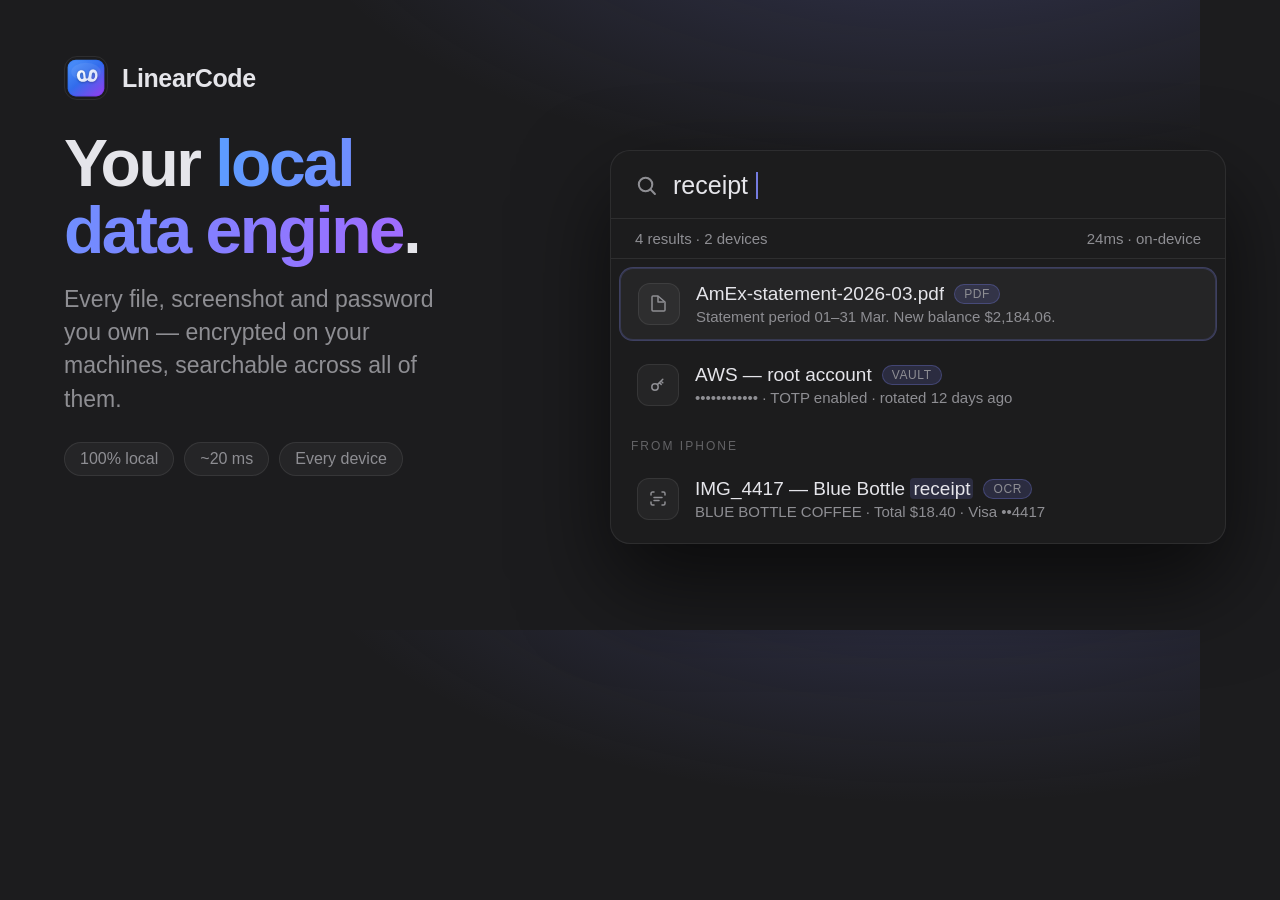
<file: scripts/og-card.html>
<!DOCTYPE html>
<html lang="en">

<head>
  <meta charset="UTF-8">
  <title>og-card</title>
  <!--
    Source for public/og-image.png. Rendered by scripts/build-og.sh at
    1200x630 — the size Slack, iMessage, X, LinkedIn and Discord expect.

    This is a designed card, not a screenshot of the site: link previews are
    rendered around 500px wide, so anything at the site's real type sizes is
    unreadable. Everything here is scaled for that thumbnail.

    Self-contained on purpose. It has to render under file:// with no server
    and no network, so the palette is inlined rather than pulled from
    ../public/styles.css. If the site's tokens change, change them here too.
  -->
  <style>
    * { margin: 0; padding: 0; box-sizing: border-box; }

    :root {
      --bg: #1c1c1e;
      --fg: #e5e5ea;
      --fg-secondary: #8e8e93;
      --fg-dim: #636366;
      --panel: #161618;
      --border: rgba(255, 255, 255, 0.08);
      --hover: rgba(255, 255, 255, 0.045);
      --accent: #747be0;
      --accent-soft: rgba(116, 123, 224, 0.18);
      --accent-border: rgba(116, 123, 224, 0.32);
    }

    html, body { width: 1200px; height: 630px; }

    body {
      background: var(--bg);
      background-image: radial-gradient(ellipse 80% 70% at 78% -20%,
        rgba(116, 123, 224, 0.26), transparent 68%);
      color: var(--fg);
      font-family: -apple-system, BlinkMacSystemFont, "SF Pro Display", "Segoe UI", sans-serif;
      -webkit-font-smoothing: antialiased;
      padding: 56px 64px 0;
      overflow: hidden;
      position: relative;
    }

    .brand { display: flex; align-items: center; gap: 14px; }
    .tile { width: 44px; height: 44px; border-radius: 13px; overflow: hidden; border: 1px solid var(--border); }
    .tile img { width: 100%; height: 100%; display: block; }
    .wordmark { font-size: 25px; font-weight: 600; letter-spacing: -0.015em; }

    h1 {
      margin-top: 30px;
      font-size: 66px;
      line-height: 1.02;
      letter-spacing: -0.038em;
      font-weight: 600;
    }

    h1 .accent {
      background: linear-gradient(105deg, #5b9dff, #a06bff);
      -webkit-background-clip: text;
      background-clip: text;
      -webkit-text-fill-color: transparent;
    }

    .sub {
      margin-top: 18px;
      font-size: 23px;
      line-height: 1.45;
      color: var(--fg-secondary);
      max-width: 30ch;
    }

    .chips { margin-top: 26px; display: flex; gap: 10px; }
    .chip {
      padding: 7px 15px;
      border-radius: 999px;
      border: 1px solid var(--border);
      background: var(--hover);
      font-size: 16px;
      color: var(--fg-secondary);
    }

    /* The omnibar sits to the right and bleeds off the bottom-right corner,
       which reads as depth and lets the results be large enough to skim. */
    .omni {
      position: absolute;
      right: -26px;
      top: 150px;
      width: 616px;
      border-radius: 20px;
      border: 1px solid var(--border);
      background: rgba(28, 28, 30, 0.86);
      box-shadow: 0 40px 90px rgba(0, 0, 0, 0.6);
      overflow: hidden;
    }

    .omni-input {
      display: flex; align-items: center; gap: 14px;
      padding: 20px 24px 18px;
      border-bottom: 1px solid var(--border);
      font-size: 25px;
    }
    .omni-input svg { color: var(--fg-secondary); flex: 0 0 auto; }
    .caret { width: 2px; height: 27px; background: var(--accent); margin-left: -6px; }

    .omni-meta {
      display: flex; justify-content: space-between;
      padding: 11px 24px;
      font-size: 15px; color: var(--fg-secondary);
      border-bottom: 1px solid var(--border);
    }

    .res { display: flex; align-items: center; gap: 16px; padding: 15px 18px; margin: 8px; border-radius: 14px; }
    .res.on { background: var(--hover); border: 1px solid var(--accent-border); box-shadow: inset 0 0 0 1px rgba(116,123,224,.22); }
    .ico {
      width: 42px; height: 42px; flex: 0 0 auto;
      display: grid; place-items: center;
      border-radius: 12px; border: 1px solid var(--border); background: var(--hover);
      color: var(--fg-secondary);
    }
    .body { min-width: 0; flex: 1; }
    .row { display: flex; align-items: center; gap: 10px; }
    .title { font-size: 19px; font-weight: 500; white-space: nowrap; overflow: hidden; text-overflow: ellipsis; }
    .badge {
      flex: 0 0 auto; padding: 2px 9px; border-radius: 999px;
      border: 1px solid var(--accent-border); background: var(--accent-soft);
      font-size: 12px; text-transform: uppercase; letter-spacing: .05em; color: var(--fg-secondary);
    }
    .snip { margin-top: 3px; font-size: 15px; color: var(--fg-secondary); white-space: nowrap; overflow: hidden; text-overflow: ellipsis; }
    .section {
      padding: 10px 20px 2px;
      font-size: 12px; text-transform: uppercase; letter-spacing: .17em; color: var(--fg-dim);
    }
    mark { background: var(--accent-soft); color: var(--fg); border-radius: 4px; padding: 0 3px; }
  </style>
</head>

<body>
  <div class="brand">
    <span class="tile"><img src="../public/logo.svg" alt=""></span>
    <span class="wordmark">LinearCode</span>
  </div>

  <h1>Your <span class="accent">local<br>data engine</span>.</h1>

  <p class="sub">Every file, screenshot and password you own — encrypted on your machines, searchable across all of them.</p>

  <div class="chips">
    <span class="chip">100% local</span>
    <span class="chip">~20 ms</span>
    <span class="chip">Every device</span>
  </div>

  <div class="omni">
    <div class="omni-input">
      <svg width="24" height="24" viewBox="0 0 20 20" fill="none" stroke="currentColor" stroke-width="1.7"
        stroke-linecap="round">
        <circle cx="8.8" cy="8.8" r="5.6" />
        <path d="m13.2 13.2 3.4 3.4" />
      </svg>
      <span>receipt</span><span class="caret"></span>
    </div>
    <div class="omni-meta"><span>4 results · 2 devices</span><span>24ms · on-device</span></div>

    <div class="res on">
      <div class="ico">
        <svg width="20" height="20" viewBox="0 0 20 20" fill="none" stroke="currentColor" stroke-width="1.5"
          stroke-linejoin="round">
          <path d="M9 2H4a1 1 0 0 0-1 1v13a1 1 0 0 0 1 1h11a1 1 0 0 0 1-1V8z" />
          <path d="M9 2v6h6" />
        </svg>
      </div>
      <div class="body">
        <div class="row"><span class="title">AmEx-statement-2026-03.pdf</span><span class="badge">PDF</span></div>
        <div class="snip">Statement period 01–31 Mar. New balance $2,184.06.</div>
      </div>
    </div>

    <div class="res">
      <div class="ico">
        <svg width="20" height="20" viewBox="0 0 20 20" fill="none" stroke="currentColor" stroke-width="1.5"
          stroke-linecap="round" stroke-linejoin="round">
          <circle cx="7" cy="12" r="3.2" />
          <path d="m9.4 9.6 5.4-5.4M13 6l1.8 1.8M11.4 7.6l1.8 1.8" />
        </svg>
      </div>
      <div class="body">
        <div class="row"><span class="title">AWS — root account</span><span class="badge">Vault</span></div>
        <div class="snip">••••••••••••  ·  TOTP enabled  ·  rotated 12 days ago</div>
      </div>
    </div>

    <div class="section">From iPhone</div>
    <div class="res">
      <div class="ico">
        <svg width="20" height="20" viewBox="0 0 20 20" fill="none" stroke="currentColor" stroke-width="1.5"
          stroke-linecap="round" stroke-linejoin="round">
          <path d="M3 6V4.5A1.5 1.5 0 0 1 4.5 3H6M14 3h1.5A1.5 1.5 0 0 1 17 4.5V6M17 13v1.5a1.5 1.5 0 0 1-1.5 1.5H14M6 16H4.5A1.5 1.5 0 0 1 3 14.5V13" />
          <path d="M6 8.5h8M6 11.5h5" />
        </svg>
      </div>
      <div class="body">
        <div class="row"><span class="title">IMG_4417 — Blue Bottle <mark>receipt</mark></span><span class="badge">OCR</span></div>
        <div class="snip">BLUE BOTTLE COFFEE · Total $18.40 · Visa ••4417</div>
      </div>
    </div>
  </div>
</body>

</html>
</file>
